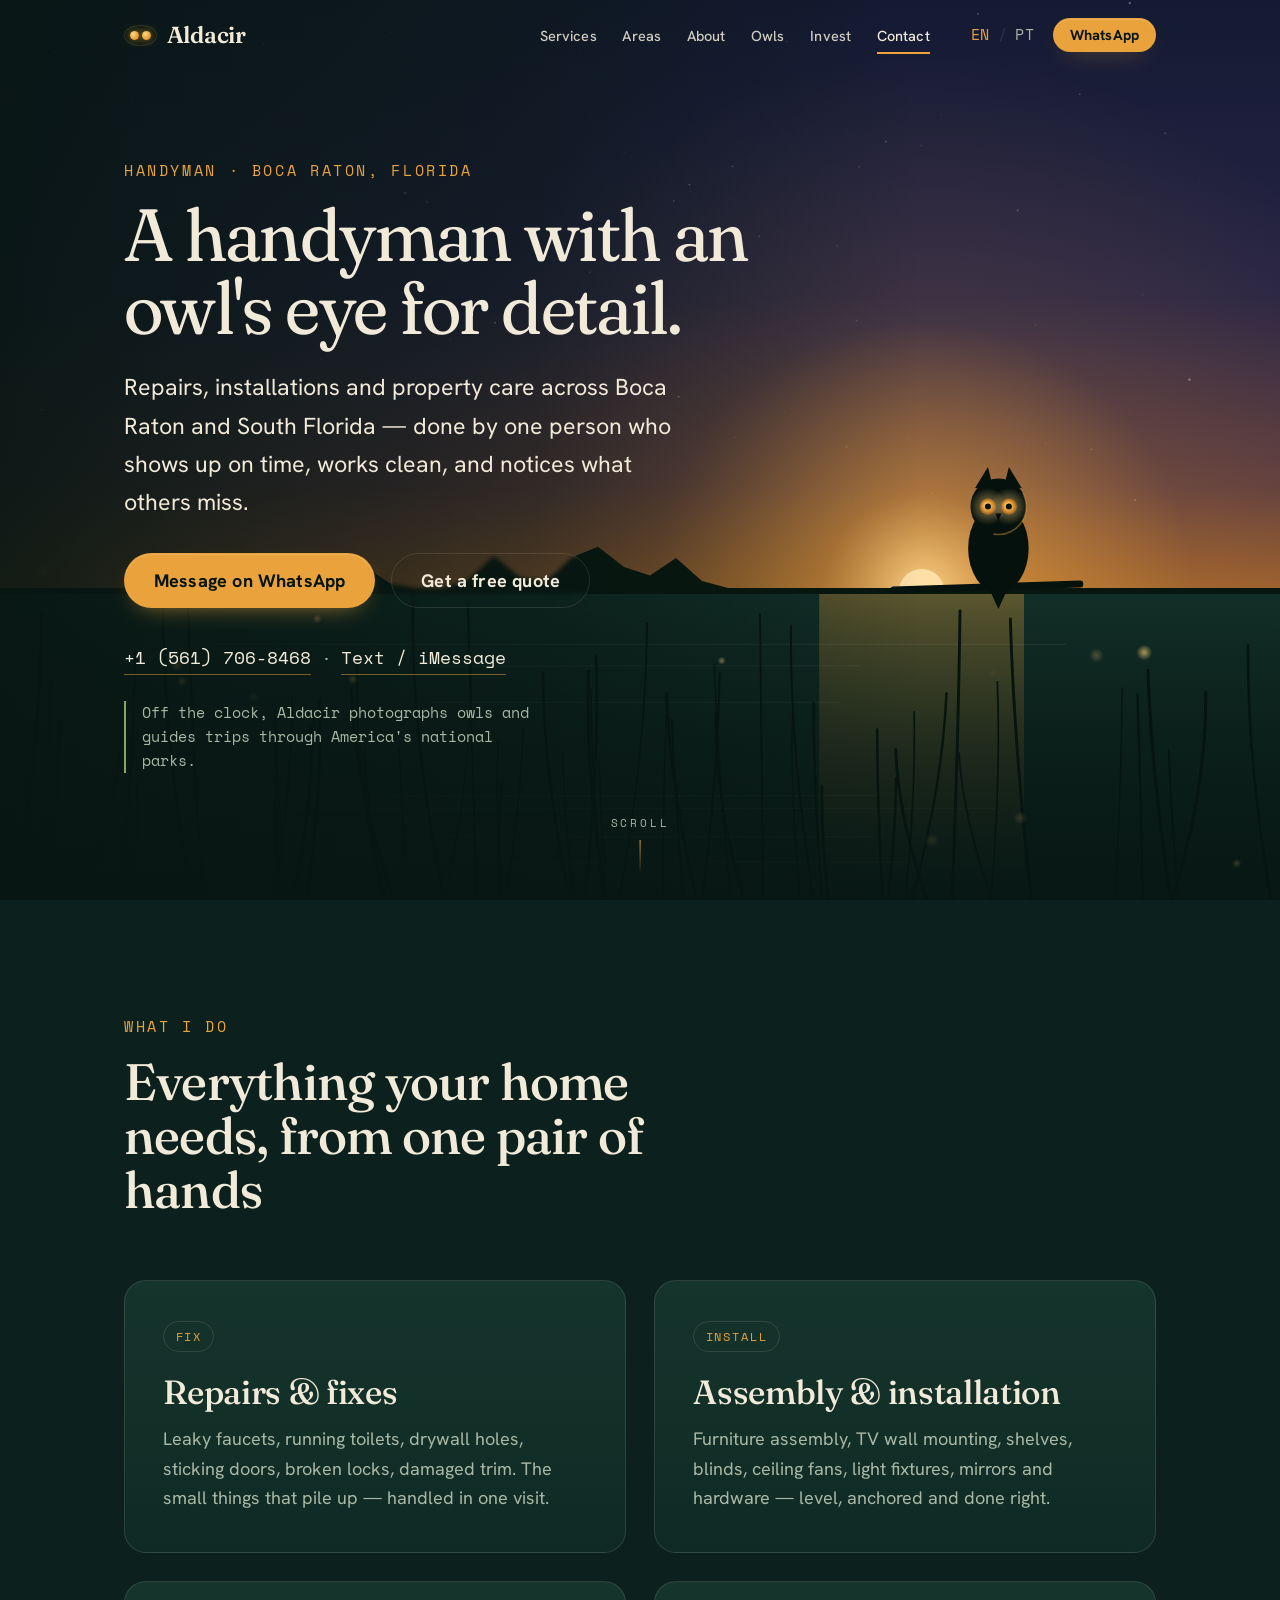
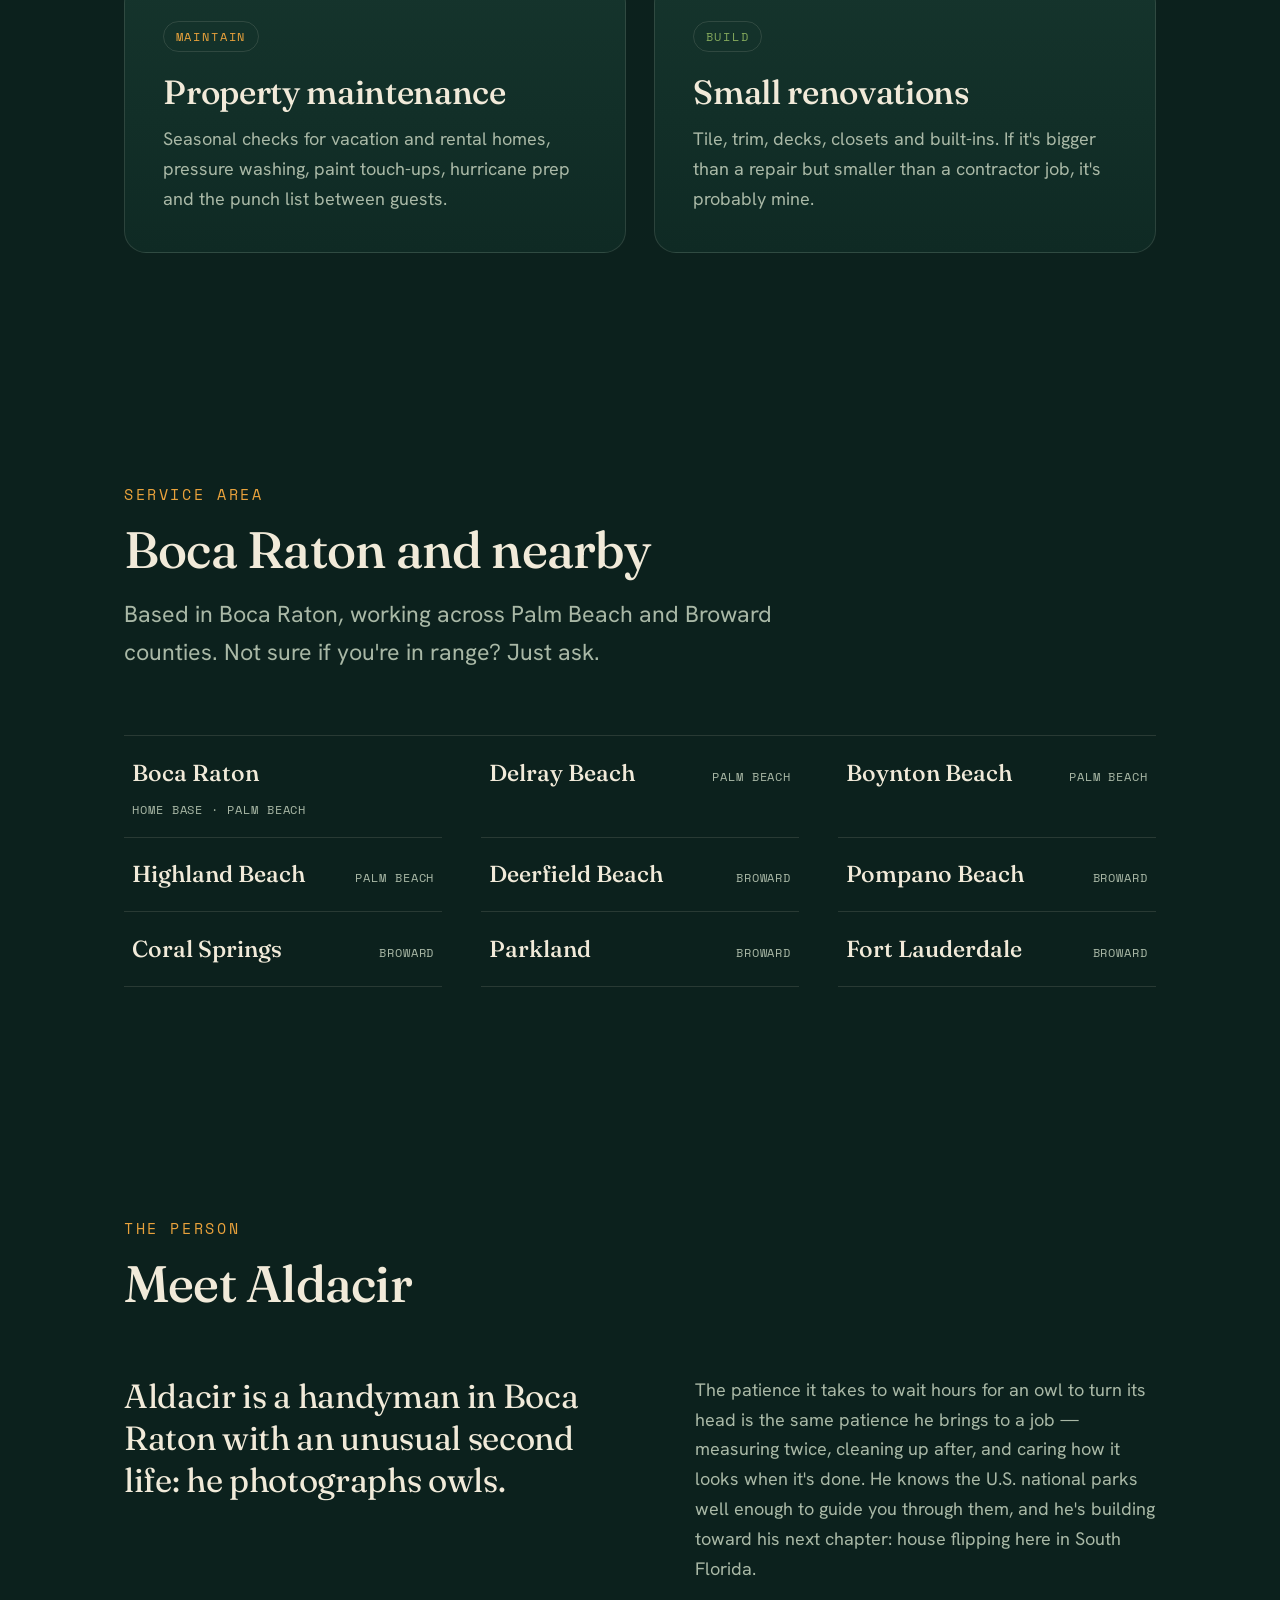
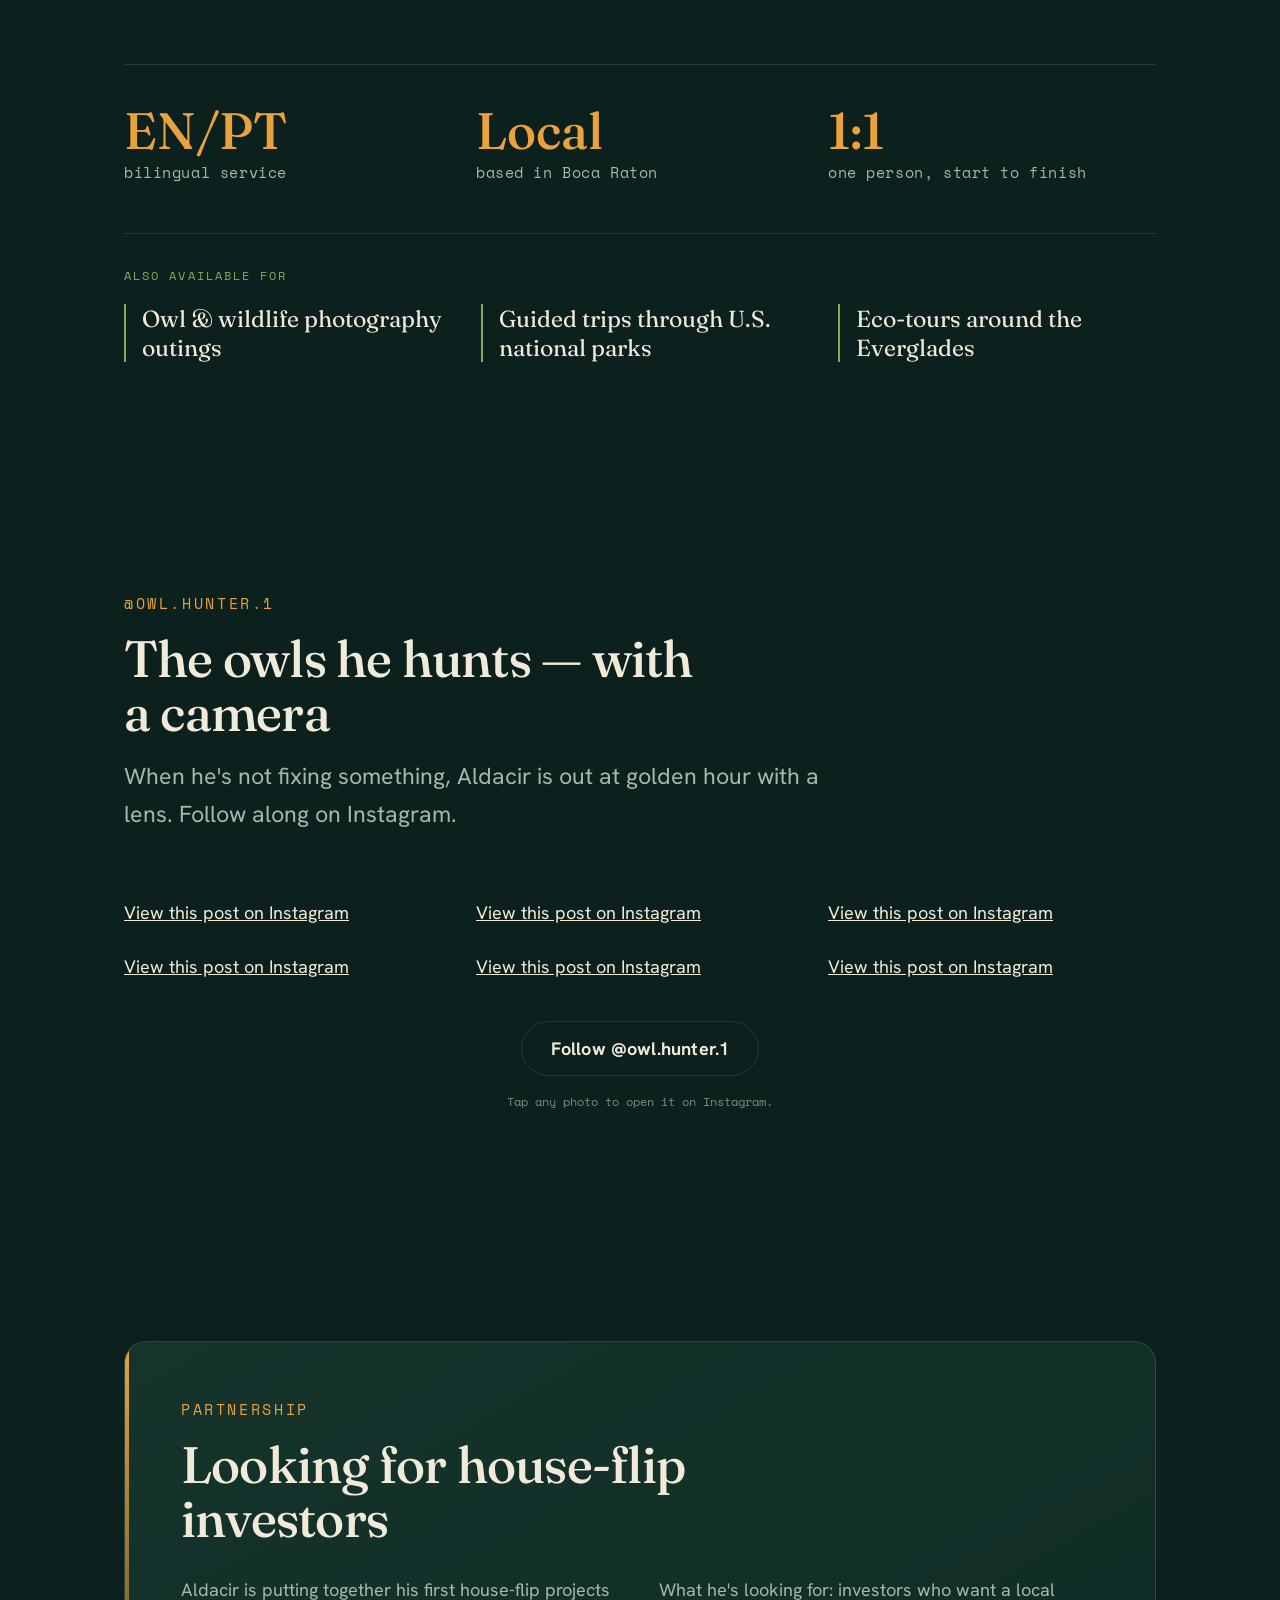
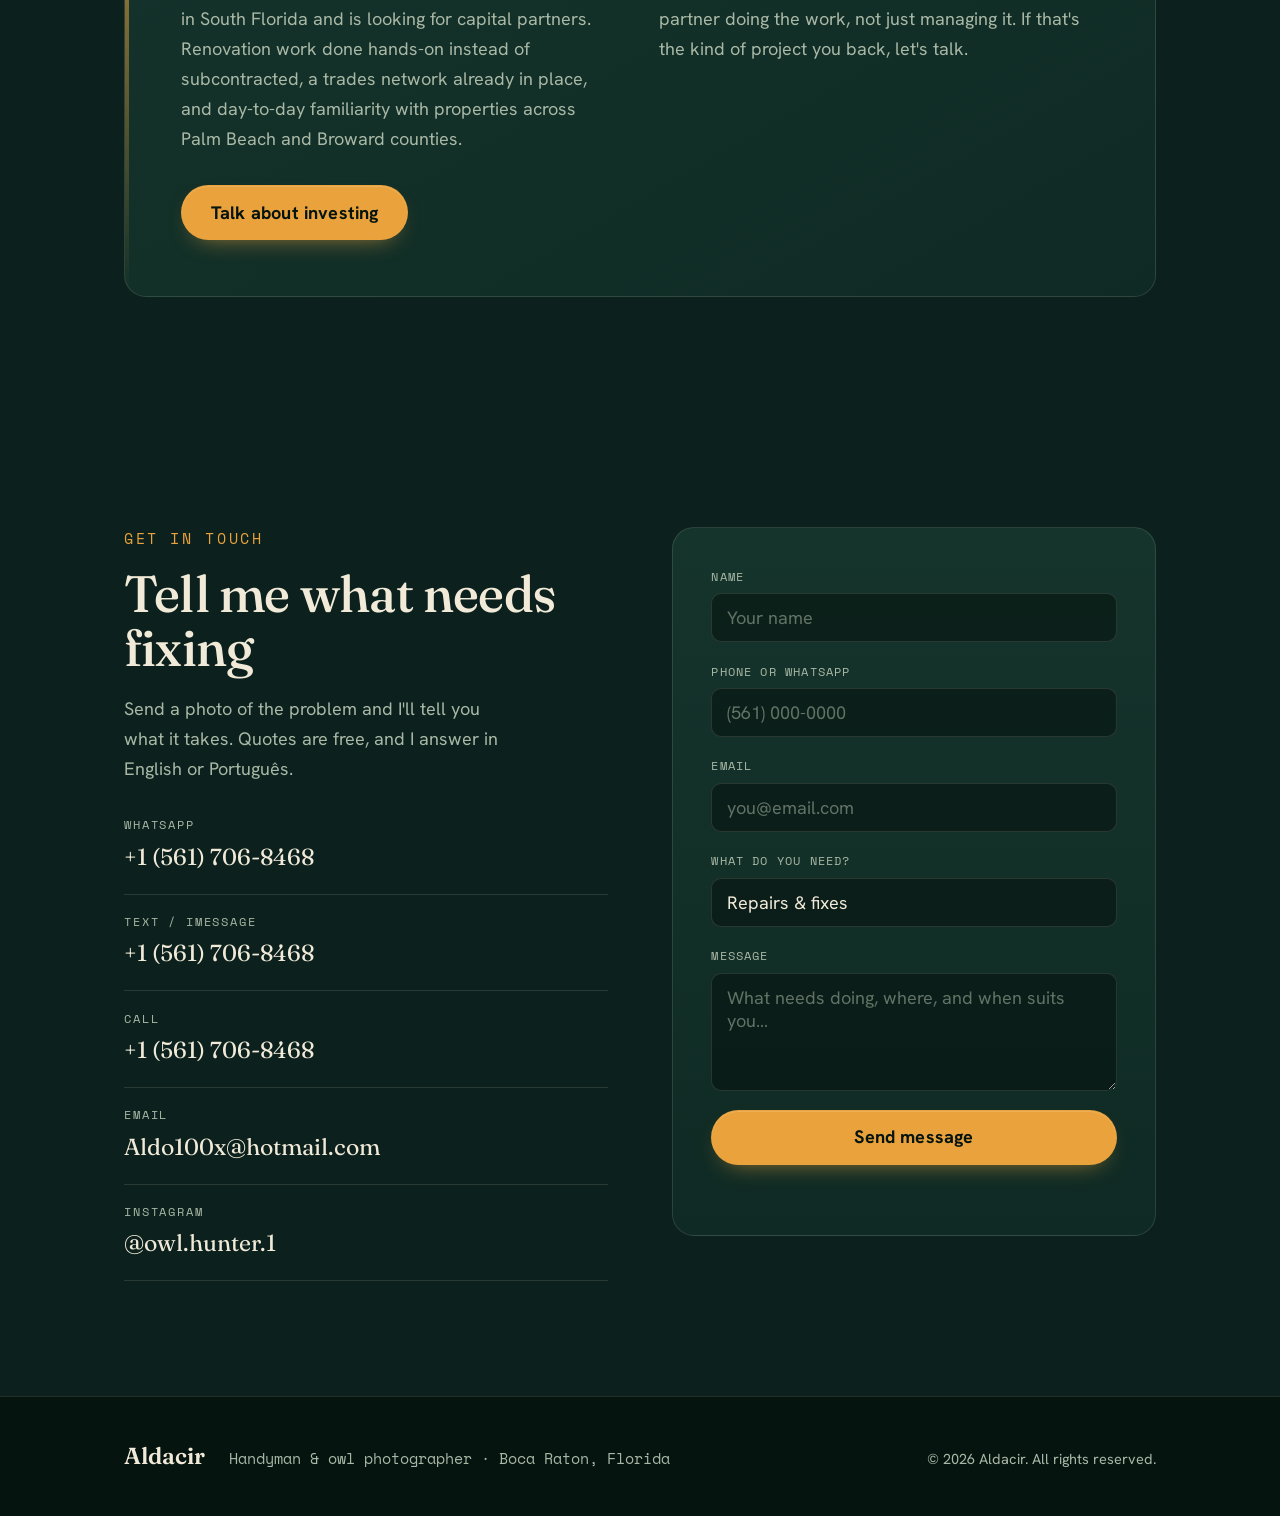
<file: index.html>
<!DOCTYPE html>
<html lang="en">
<head>
  <meta charset="UTF-8" />
  <meta name="viewport" content="width=device-width, initial-scale=1.0" />
  <title>Aldacir — Handyman in Boca Raton, FL | Repairs, Installations & Property Care</title>
  <meta name="description" content="Handyman in Boca Raton, FL: repairs, furniture assembly, TV mounting, installations, property maintenance and small renovations. Bilingual English/Português. Call or WhatsApp +1 (561) 706-8468." />
  <meta name="author" content="Aldacir" />
  <meta name="theme-color" content="#0C211D" />
  <link rel="canonical" href="https://owlhunter.netlify.app/" />
  <meta name="google-site-verification" content="qqz56QGyW4tArjuur0TlH9TRzuJYhXgrEngQ9ItLdjQ" />
  <meta name="geo.region" content="US-FL" />
  <meta name="geo.placename" content="Boca Raton" />
  <meta name="geo.position" content="26.3683;-80.1289" />
  <meta name="ICBM" content="26.3683, -80.1289" />

  <!-- Open Graph / social -->
  <meta property="og:type" content="website" />
  <meta property="og:title" content="Aldacir — Handyman in Boca Raton, FL" />
  <meta property="og:description" content="Repairs, installations and property care across Boca Raton and South Florida — from a handyman with an owl's eye for detail." />
  <meta property="og:image" content="https://owlhunter.netlify.app/social-card.png" />
  <meta property="og:image:width" content="1200" />
  <meta property="og:image:height" content="630" />
  <meta property="og:url" content="https://owlhunter.netlify.app/" />
  <meta property="og:locale" content="en_US" />
  <meta property="og:locale:alternate" content="pt_BR" />
  <meta name="twitter:card" content="summary_large_image" />
  <meta name="twitter:title" content="Aldacir — Handyman in Boca Raton, FL" />
  <meta name="twitter:description" content="Repairs, installations and property care across Boca Raton and South Florida." />
  <meta name="twitter:image" content="https://owlhunter.netlify.app/social-card.png" />

  <!-- Icons -->
  <link rel="icon" type="image/svg+xml" href="/favicon.svg" />
  <link rel="apple-touch-icon" href="/favicon.svg" />
  <link rel="manifest" href="/site.webmanifest" />

  <!-- Fonts -->
  <link rel="preconnect" href="https://fonts.googleapis.com" />
  <link rel="preconnect" href="https://fonts.gstatic.com" crossorigin />
  <link href="https://fonts.googleapis.com/css2?family=Fraunces:ital,opsz,wght@0,9..144,400;0,9..144,500;0,9..144,600;1,9..144,400;1,9..144,500&family=Hanken+Grotesk:wght@400;500;600;700&family=Space+Mono:wght@400;700&display=swap" rel="stylesheet" />

  <link rel="stylesheet" href="style.css" />
  <noscript><style>.reveal{opacity:1 !important;transform:none !important}</style></noscript>
  <script defer src="script.js"></script>

  <!-- Structured data: local handyman business -->
  <script type="application/ld+json">
  {
    "@context": "https://schema.org",
    "@type": "HomeAndConstructionBusiness",
    "@id": "https://owlhunter.netlify.app/#business",
    "name": "Aldacir — Handyman Services",
    "alternateName": "Owl Hunter Handyman",
    "description": "Handyman in Boca Raton, Florida: repairs, assembly, installations, property maintenance and small renovations. Bilingual English and Portuguese.",
    "image": "https://owlhunter.netlify.app/social-card.png",
    "logo": "https://owlhunter.netlify.app/favicon.svg",
    "url": "https://owlhunter.netlify.app/",
    "telephone": "+1-561-706-8468",
    "email": "Aldo100x@hotmail.com",
    "knowsLanguage": ["en", "pt"],
    "sameAs": ["https://instagram.com/owl.hunter.1"],
    "address": {
      "@type": "PostalAddress",
      "addressLocality": "Boca Raton",
      "addressRegion": "FL",
      "addressCountry": "US"
    },
    "geo": { "@type": "GeoCoordinates", "latitude": 26.3683, "longitude": -80.1289 },
    "areaServed": [
      { "@type": "City", "name": "Boca Raton" },
      { "@type": "City", "name": "Delray Beach" },
      { "@type": "City", "name": "Boynton Beach" },
      { "@type": "City", "name": "Highland Beach" },
      { "@type": "City", "name": "Deerfield Beach" },
      { "@type": "City", "name": "Pompano Beach" },
      { "@type": "City", "name": "Coral Springs" },
      { "@type": "City", "name": "Parkland" },
      { "@type": "City", "name": "Fort Lauderdale" }
    ],
    "hasOfferCatalog": {
      "@type": "OfferCatalog",
      "name": "Handyman services",
      "itemListElement": [
        { "@type": "Offer", "itemOffered": { "@type": "Service", "name": "Home repairs and fixes" } },
        { "@type": "Offer", "itemOffered": { "@type": "Service", "name": "Furniture assembly and TV mounting" } },
        { "@type": "Offer", "itemOffered": { "@type": "Service", "name": "Property maintenance and seasonal checks" } },
        { "@type": "Offer", "itemOffered": { "@type": "Service", "name": "Small renovations and custom builds" } },
        { "@type": "Offer", "itemOffered": { "@type": "Service", "name": "Wildlife photography and national park guiding" } }
      ]
    }
  }
  </script>
</head>
<body>
  <a class="skip-link" href="#main" data-lang-en="Skip to content" data-lang-pt="Pular para o conteúdo">Skip to content</a>

  <header class="site-header" id="site-header">
    <nav class="nav" aria-label="Primary">
      <a class="nav__brand" href="#top" aria-label="Aldacir — home">
        <span class="nav__mark" aria-hidden="true">
          <span class="nav__eye"></span><span class="nav__eye"></span>
        </span>
        <span class="nav__name">Aldacir</span>
      </a>

      <button class="nav__toggle" id="nav-toggle" aria-expanded="false" aria-controls="nav-menu"
              data-lang-en-aria="Open menu" data-lang-pt-aria="Abrir menu" aria-label="Open menu">
        <span></span><span></span><span></span>
      </button>

      <div class="nav__menu" id="nav-menu">
        <ul class="nav__links">
          <li><a href="#services" data-lang-en="Services" data-lang-pt="Serviços">Services</a></li>
          <li><a href="#areas" data-lang-en="Areas" data-lang-pt="Áreas">Areas</a></li>
          <li><a href="#about" data-lang-en="About" data-lang-pt="Sobre">About</a></li>
          <li><a href="#gallery" data-lang-en="Owls" data-lang-pt="Corujas">Owls</a></li>
          <li><a href="#invest" data-lang-en="Invest" data-lang-pt="Investir">Invest</a></li>
          <li><a href="#contact" data-lang-en="Contact" data-lang-pt="Contato">Contact</a></li>
        </ul>
        <div class="nav__actions">
          <div class="lang" role="group" aria-label="Language / Idioma">
            <button type="button" class="lang__btn is-active" data-set-lang="en" aria-pressed="true">EN</button>
            <span class="lang__sep" aria-hidden="true">/</span>
            <button type="button" class="lang__btn" data-set-lang="pt" aria-pressed="false">PT</button>
          </div>
          <a class="btn btn--small" href="https://wa.me/15617068468" target="_blank" rel="noopener"
             data-lang-en="WhatsApp" data-lang-pt="WhatsApp">WhatsApp</a>
        </div>
      </div>
    </nav>
  </header>

  <main id="main">
    <span id="top"></span>

    <!-- HERO -->
    <section class="hero" id="hero">
      <canvas class="hero__canvas" id="hero-canvas" aria-hidden="true"></canvas>
      <div class="hero__scrim" aria-hidden="true"></div>
      <div class="hero__inner">
        <p class="eyebrow" data-lang-en="Handyman · Boca Raton, Florida"
           data-lang-pt="Marido de aluguel · Boca Raton, Flórida">Handyman · Boca Raton, Florida</p>
        <h1 class="hero__title" data-lang-en="A handyman with an owl's eye for detail."
            data-lang-pt="Um marido de aluguel com olhar de coruja para os detalhes.">A handyman with an owl's eye for detail.</h1>
        <p class="hero__lead" data-lang-en="Repairs, installations and property care across Boca Raton and South Florida — done by one person who shows up on time, works clean, and notices what others miss."
           data-lang-pt="Reparos, instalações e manutenção de imóveis em Boca Raton e no Sul da Flórida — feitos por uma pessoa só, que chega na hora, trabalha limpo e enxerga o que os outros deixam passar.">Repairs, installations and property care across Boca Raton and South Florida — done by one person who shows up on time, works clean, and notices what others miss.</p>
        <div class="hero__cta">
          <a class="btn" href="https://wa.me/15617068468" target="_blank" rel="noopener"
             data-lang-en="Message on WhatsApp" data-lang-pt="Chamar no WhatsApp">Message on WhatsApp</a>
          <a class="btn btn--ghost" href="#contact" data-lang-en="Get a free quote" data-lang-pt="Pedir orçamento">Get a free quote</a>
        </div>
        <p class="hero__phone">
          <a href="tel:+15617068468">+1 (561) 706-8468</a>
          <span aria-hidden="true">·</span>
          <a href="sms:+15617068468" data-lang-en="Text / iMessage" data-lang-pt="SMS / iMessage">Text / iMessage</a>
        </p>
        <p class="hero__note" data-lang-en="Off the clock, Aldacir photographs owls and guides trips through America's national parks."
           data-lang-pt="Fora do expediente, Aldacir fotografa corujas e guia viagens pelos parques nacionais dos EUA.">Off the clock, Aldacir photographs owls and guides trips through America's national parks.</p>
      </div>
      <a class="hero__scroll" href="#services" aria-hidden="true">
        <span data-lang-en="Scroll" data-lang-pt="Role">Scroll</span>
      </a>
    </section>

    <!-- SERVICES -->
    <section class="section services reveal" id="services">
      <div class="section__head">
        <p class="eyebrow" data-lang-en="What I do" data-lang-pt="O que eu faço">What I do</p>
        <h2 class="section__title" data-lang-en="Everything your home needs, from one pair of hands"
            data-lang-pt="Tudo o que sua casa precisa, de um só par de mãos">Everything your home needs, from one pair of hands</h2>
      </div>
      <div class="cards cards--four">
        <article class="card">
          <span class="card__tag" data-lang-en="Fix" data-lang-pt="Consertar">Fix</span>
          <h3 class="card__title" data-lang-en="Repairs &amp; fixes" data-lang-pt="Reparos e consertos">Repairs &amp; fixes</h3>
          <p class="card__body" data-lang-en="Leaky faucets, running toilets, drywall holes, sticking doors, broken locks, damaged trim. The small things that pile up — handled in one visit."
             data-lang-pt="Torneiras vazando, descargas com defeito, furos em drywall, portas emperradas, fechaduras quebradas, acabamentos danificados. As pequenas coisas que se acumulam — resolvidas numa visita só.">Leaky faucets, running toilets, drywall holes, sticking doors, broken locks, damaged trim. The small things that pile up — handled in one visit.</p>
        </article>
        <article class="card">
          <span class="card__tag" data-lang-en="Install" data-lang-pt="Instalar">Install</span>
          <h3 class="card__title" data-lang-en="Assembly &amp; installation" data-lang-pt="Montagem e instalação">Assembly &amp; installation</h3>
          <p class="card__body" data-lang-en="Furniture assembly, TV wall mounting, shelves, blinds, ceiling fans, light fixtures, mirrors and hardware — level, anchored and done right."
             data-lang-pt="Montagem de móveis, fixação de TV na parede, prateleiras, persianas, ventiladores de teto, luminárias, espelhos e ferragens — no nível, bem fixados e bem-feitos.">Furniture assembly, TV wall mounting, shelves, blinds, ceiling fans, light fixtures, mirrors and hardware — level, anchored and done right.</p>
        </article>
        <article class="card">
          <span class="card__tag" data-lang-en="Maintain" data-lang-pt="Manter">Maintain</span>
          <h3 class="card__title" data-lang-en="Property maintenance" data-lang-pt="Manutenção de imóveis">Property maintenance</h3>
          <p class="card__body" data-lang-en="Seasonal checks for vacation and rental homes, pressure washing, paint touch-ups, hurricane prep and the punch list between guests."
             data-lang-pt="Vistorias de temporada para casas de veraneio e aluguel, lavagem de alta pressão, retoques de pintura, preparação para furacão e os ajustes entre hóspedes.">Seasonal checks for vacation and rental homes, pressure washing, paint touch-ups, hurricane prep and the punch list between guests.</p>
        </article>
        <article class="card">
          <span class="card__tag card__tag--alt" data-lang-en="Build" data-lang-pt="Construir">Build</span>
          <h3 class="card__title" data-lang-en="Small renovations" data-lang-pt="Pequenas reformas">Small renovations</h3>
          <p class="card__body" data-lang-en="Tile, trim, decks, closets and built-ins. If it's bigger than a repair but smaller than a contractor job, it's probably mine."
             data-lang-pt="Azulejos, acabamentos, decks, closets e marcenaria sob medida. Se é maior que um reparo e menor que uma obra, provavelmente é comigo.">Tile, trim, decks, closets and built-ins. If it's bigger than a repair but smaller than a contractor job, it's probably mine.</p>
        </article>
      </div>
    </section>

    <!-- SERVICE AREA -->
    <section class="section areas reveal" id="areas">
      <div class="section__head">
        <p class="eyebrow" data-lang-en="Service area" data-lang-pt="Área de atendimento">Service area</p>
        <h2 class="section__title" data-lang-en="Boca Raton and nearby" data-lang-pt="Boca Raton e região">Boca Raton and nearby</h2>
        <p class="section__sub" data-lang-en="Based in Boca Raton, working across Palm Beach and Broward counties. Not sure if you're in range? Just ask."
           data-lang-pt="Com base em Boca Raton, atendendo nos condados de Palm Beach e Broward. Não sabe se está na área? É só perguntar.">Based in Boca Raton, working across Palm Beach and Broward counties. Not sure if you're in range? Just ask.</p>
      </div>
      <ul class="areas-list">
        <li class="area">
          <span class="area__city">Boca Raton</span>
          <span class="area__meta" data-lang-en="Home base · Palm Beach" data-lang-pt="Base · Palm Beach">Home base · Palm Beach</span>
        </li>
        <li class="area">
          <span class="area__city">Delray Beach</span>
          <span class="area__meta">Palm Beach</span>
        </li>
        <li class="area">
          <span class="area__city">Boynton Beach</span>
          <span class="area__meta">Palm Beach</span>
        </li>
        <li class="area">
          <span class="area__city">Highland Beach</span>
          <span class="area__meta">Palm Beach</span>
        </li>
        <li class="area">
          <span class="area__city">Deerfield Beach</span>
          <span class="area__meta">Broward</span>
        </li>
        <li class="area">
          <span class="area__city">Pompano Beach</span>
          <span class="area__meta">Broward</span>
        </li>
        <li class="area">
          <span class="area__city">Coral Springs</span>
          <span class="area__meta">Broward</span>
        </li>
        <li class="area">
          <span class="area__city">Parkland</span>
          <span class="area__meta">Broward</span>
        </li>
        <li class="area">
          <span class="area__city">Fort Lauderdale</span>
          <span class="area__meta">Broward</span>
        </li>
      </ul>
    </section>

    <!-- ABOUT -->
    <section class="section about reveal" id="about">
      <div class="section__head">
        <p class="eyebrow" data-lang-en="The person" data-lang-pt="Quem é">The person</p>
        <h2 class="section__title" data-lang-en="Meet Aldacir" data-lang-pt="Conheça Aldacir">Meet Aldacir</h2>
      </div>
      <div class="about__grid">
        <p class="about__lead" data-lang-en="Aldacir is a handyman in Boca Raton with an unusual second life: he photographs owls."
           data-lang-pt="Aldacir é um marido de aluguel em Boca Raton com uma segunda vida incomum: ele fotografa corujas.">Aldacir is a handyman in Boca Raton with an unusual second life: he photographs owls.</p>
        <p class="about__body" data-lang-en="The patience it takes to wait hours for an owl to turn its head is the same patience he brings to a job — measuring twice, cleaning up after, and caring how it looks when it's done. He knows the U.S. national parks well enough to guide you through them, and he's building toward his next chapter: house flipping here in South Florida."
           data-lang-pt="A paciência de esperar horas até uma coruja virar a cabeça é a mesma que ele leva para o trabalho — medir duas vezes, limpar depois e se importar com o resultado. Ele conhece os parques nacionais dos EUA bem o bastante para te guiar por eles, e está construindo seu próximo capítulo: house flipping aqui no Sul da Flórida.">The patience it takes to wait hours for an owl to turn its head is the same patience he brings to a job — measuring twice, cleaning up after, and caring how it looks when it's done. He knows the U.S. national parks well enough to guide you through them, and he's building toward his next chapter: house flipping here in South Florida.</p>
        <ul class="about__stats">
          <li>
            <span class="stat__num">EN/PT</span>
            <span class="stat__label" data-lang-en="bilingual service" data-lang-pt="atendimento bilíngue">bilingual service</span>
          </li>
          <li>
            <span class="stat__num" data-lang-en="Local" data-lang-pt="Local">Local</span>
            <span class="stat__label" data-lang-en="based in Boca Raton" data-lang-pt="com base em Boca Raton">based in Boca Raton</span>
          </li>
          <li>
            <span class="stat__num">1:1</span>
            <span class="stat__label" data-lang-en="one person, start to finish" data-lang-pt="uma pessoa, do início ao fim">one person, start to finish</span>
          </li>
        </ul>
      </div>

      <div class="also">
        <p class="also__head" data-lang-en="Also available for" data-lang-pt="Também disponível para">Also available for</p>
        <ul class="also__list">
          <li data-lang-en="Owl &amp; wildlife photography outings" data-lang-pt="Saídas de fotografia de corujas e vida selvagem">Owl &amp; wildlife photography outings</li>
          <li data-lang-en="Guided trips through U.S. national parks" data-lang-pt="Viagens guiadas pelos parques nacionais dos EUA">Guided trips through U.S. national parks</li>
          <li data-lang-en="Eco-tours around the Everglades" data-lang-pt="Eco-tours pelos Everglades">Eco-tours around the Everglades</li>
        </ul>
      </div>
    </section>

    <!-- GALLERY -->
    <section class="section gallery reveal" id="gallery">
      <div class="section__head">
        <p class="eyebrow">@owl.hunter.1</p>
        <h2 class="section__title" data-lang-en="The owls he hunts — with a camera"
            data-lang-pt="As corujas que ele caça — com a câmera">The owls he hunts — with a camera</h2>
        <p class="section__sub" data-lang-en="When he's not fixing something, Aldacir is out at golden hour with a lens. Follow along on Instagram."
           data-lang-pt="Quando não está consertando algo, Aldacir está na hora dourada com a lente. Acompanhe no Instagram.">When he's not fixing something, Aldacir is out at golden hour with a lens. Follow along on Instagram.</p>
      </div>
      <!-- Live @owl.hunter.1 posts. Permalinks are configured in script.js (the
           `posts` array in initInstagram); when present, the official Instagram
           embeds replace the placeholder plates below. -->
      <div id="ig-feed" class="ig-embeds" hidden></div>
      <div class="plates" id="plates">
        <figure class="plate plate--owl">
          <div class="plate__art" aria-hidden="true"></div>
          <figcaption>
            <span class="plate__label" data-lang-en="Owl at dusk" data-lang-pt="Coruja ao entardecer">Owl at dusk</span>
            <span class="plate__meta">Everglades · 18:42</span>
          </figcaption>
        </figure>
        <figure class="plate plate--reeds">
          <div class="plate__art" aria-hidden="true"></div>
          <figcaption>
            <span class="plate__label" data-lang-en="Sawgrass &amp; sky" data-lang-pt="Capim-serra &amp; céu">Sawgrass &amp; sky</span>
            <span class="plate__meta">Loxahatchee · 07:15</span>
          </figcaption>
        </figure>
        <figure class="plate plate--water">
          <div class="plate__art" aria-hidden="true"></div>
          <figcaption>
            <span class="plate__label" data-lang-en="Spoonbill water" data-lang-pt="Águas do colhereiro">Spoonbill water</span>
            <span class="plate__meta">Wakodahatchee · 17:50</span>
          </figcaption>
        </figure>
        <figure class="plate plate--moon">
          <div class="plate__art" aria-hidden="true"></div>
          <figcaption>
            <span class="plate__label" data-lang-en="Moonrise hunt" data-lang-pt="Caça ao luar">Moonrise hunt</span>
            <span class="plate__meta">Big Cypress · 20:10</span>
          </figcaption>
        </figure>
      </div>
      <div class="gallery__cta">
        <a class="btn btn--ghost" href="https://instagram.com/owl.hunter.1" target="_blank" rel="noopener"
           data-lang-en="Follow @owl.hunter.1" data-lang-pt="Seguir @owl.hunter.1">Follow @owl.hunter.1</a>
        <p class="gallery__hint" data-lang-en="Tap any photo to open it on Instagram."
           data-lang-pt="Toque em qualquer foto para abrir no Instagram.">Tap any photo to open it on Instagram.</p>
      </div>
    </section>

    <!-- INVESTORS / HOUSE FLIP -->
    <section class="section invest reveal" id="invest">
      <div class="invest__panel">
        <p class="eyebrow" data-lang-en="Partnership" data-lang-pt="Parceria">Partnership</p>
        <h2 class="section__title" data-lang-en="Looking for house-flip investors"
            data-lang-pt="Buscando investidores para house flip">Looking for house-flip investors</h2>
        <div class="invest__cols">
          <p class="invest__body" data-lang-en="Aldacir is putting together his first house-flip projects in South Florida and is looking for capital partners. Renovation work done hands-on instead of subcontracted, a trades network already in place, and day-to-day familiarity with properties across Palm Beach and Broward counties."
             data-lang-pt="Aldacir está montando seus primeiros projetos de house flip no Sul da Flórida e procura parceiros investidores. Reforma executada à mão em vez de terceirizada, uma rede de profissionais já formada e familiaridade diária com imóveis nos condados de Palm Beach e Broward.">Aldacir is putting together his first house-flip projects in South Florida and is looking for capital partners. Renovation work done hands-on instead of subcontracted, a trades network already in place, and day-to-day familiarity with properties across Palm Beach and Broward counties.</p>
          <p class="invest__body" data-lang-en="What he's looking for: investors who want a local partner doing the work, not just managing it. If that's the kind of project you back, let's talk."
             data-lang-pt="O que ele busca: investidores que queiram um parceiro local executando a obra, não apenas administrando. Se é esse o tipo de projeto que você apoia, vamos conversar.">What he's looking for: investors who want a local partner doing the work, not just managing it. If that's the kind of project you back, let's talk.</p>
        </div>
        <a class="btn" href="#contact" data-lang-en="Talk about investing" data-lang-pt="Conversar sobre investimento">Talk about investing</a>
      </div>
    </section>

    <!-- CONTACT -->
    <section class="section contact reveal" id="contact">
      <div class="contact__grid">
        <div class="contact__intro">
          <p class="eyebrow" data-lang-en="Get in touch" data-lang-pt="Fale comigo">Get in touch</p>
          <h2 class="section__title" data-lang-en="Tell me what needs fixing"
              data-lang-pt="Conte o que precisa ser resolvido">Tell me what needs fixing</h2>
          <p class="contact__lead" data-lang-en="Send a photo of the problem and I'll tell you what it takes. Quotes are free, and I answer in English or Português."
             data-lang-pt="Mande uma foto do problema que eu digo o que é preciso. Orçamento é grátis, e atendo em português ou inglês.">Send a photo of the problem and I'll tell you what it takes. Quotes are free, and I answer in English or Português.</p>
          <ul class="contact__direct">
            <li>
              <span class="contact__k">WhatsApp</span>
              <a class="contact__v" href="https://wa.me/15617068468" target="_blank" rel="noopener">+1 (561) 706-8468</a>
            </li>
            <li>
              <span class="contact__k" data-lang-en="Text / iMessage" data-lang-pt="SMS / iMessage">Text / iMessage</span>
              <a class="contact__v" href="sms:+15617068468">+1 (561) 706-8468</a>
            </li>
            <li>
              <span class="contact__k" data-lang-en="Call" data-lang-pt="Ligar">Call</span>
              <a class="contact__v" href="tel:+15617068468">+1 (561) 706-8468</a>
            </li>
            <li>
              <span class="contact__k" data-lang-en="Email" data-lang-pt="E-mail">Email</span>
              <a class="contact__v" href="mailto:Aldo100x@hotmail.com">Aldo100x@hotmail.com</a>
            </li>
            <li>
              <span class="contact__k">Instagram</span>
              <a class="contact__v" href="https://instagram.com/owl.hunter.1" target="_blank" rel="noopener">@owl.hunter.1</a>
            </li>
          </ul>
        </div>

        <form class="contact__form" name="contact" method="POST" data-netlify="true" netlify-honeypot="bot-field" id="contact-form">
          <input type="hidden" name="form-name" value="contact" />
          <p class="hidden-field" aria-hidden="true">
            <label>Don't fill this out: <input name="bot-field" tabindex="-1" autocomplete="off" /></label>
          </p>

          <div class="field">
            <label for="name" data-lang-en="Name" data-lang-pt="Nome">Name</label>
            <input type="text" id="name" name="name" required autocomplete="name"
                   data-lang-en-ph="Your name" data-lang-pt-ph="Seu nome" placeholder="Your name" />
          </div>

          <div class="field">
            <label for="phone" data-lang-en="Phone or WhatsApp" data-lang-pt="Telefone ou WhatsApp">Phone or WhatsApp</label>
            <input type="tel" id="phone" name="phone" autocomplete="tel"
                   data-lang-en-ph="(561) 000-0000" data-lang-pt-ph="(561) 000-0000" placeholder="(561) 000-0000" />
          </div>

          <div class="field">
            <label for="email" data-lang-en="Email" data-lang-pt="E-mail">Email</label>
            <input type="email" id="email" name="email" required autocomplete="email"
                   data-lang-en-ph="you@email.com" data-lang-pt-ph="voce@email.com" placeholder="you@email.com" />
          </div>

          <div class="field">
            <label for="interest" data-lang-en="What do you need?" data-lang-pt="Do que você precisa?">What do you need?</label>
            <select id="interest" name="interest">
              <option value="repair" data-lang-en="Repairs &amp; fixes" data-lang-pt="Reparos e consertos">Repairs &amp; fixes</option>
              <option value="install" data-lang-en="Assembly &amp; installation" data-lang-pt="Montagem e instalação">Assembly &amp; installation</option>
              <option value="maintenance" data-lang-en="Property maintenance" data-lang-pt="Manutenção de imóveis">Property maintenance</option>
              <option value="renovation" data-lang-en="Small renovation" data-lang-pt="Pequena reforma">Small renovation</option>
              <option value="photo-tour" data-lang-en="Photography outing or park trip" data-lang-pt="Saída fotográfica ou viagem a parques">Photography outing or park trip</option>
              <option value="investment" data-lang-en="House-flip investment" data-lang-pt="Investimento em house flip">House-flip investment</option>
              <option value="other" data-lang-en="Something else" data-lang-pt="Outro assunto">Something else</option>
            </select>
          </div>

          <div class="field">
            <label for="message" data-lang-en="Message" data-lang-pt="Mensagem">Message</label>
            <textarea id="message" name="message" rows="4" required
                      data-lang-en-ph="What needs doing, where, and when suits you…"
                      data-lang-pt-ph="O que precisa ser feito, onde e qual o melhor horário…"
                      placeholder="What needs doing, where, and when suits you…"></textarea>
          </div>

          <button type="submit" class="btn btn--full" data-lang-en="Send message" data-lang-pt="Enviar mensagem">Send message</button>
          <p class="form-status" id="form-status" role="status" aria-live="polite"></p>
        </form>
      </div>
    </section>
  </main>

  <footer class="site-footer">
    <div class="site-footer__inner">
      <span class="footer__brand">Aldacir</span>
      <p class="footer__line" data-lang-en="Handyman &amp; owl photographer · Boca Raton, Florida"
         data-lang-pt="Marido de aluguel &amp; fotógrafo de corujas · Boca Raton, Flórida">Handyman &amp; owl photographer · Boca Raton, Florida</p>
      <p class="footer__copy">&copy; <span id="year"></span> Aldacir. <span data-lang-en="All rights reserved." data-lang-pt="Todos os direitos reservados.">All rights reserved.</span></p>
    </div>
  </footer>
</body>
</html>
</file>
<file: style.css>
/* =========================================================
   Aldacir — Nature Guide & Handyman
   Design system: "Everglades twilight" / naturalist field notes
   ========================================================= */

:root {
  /* Palette — wetland dusk */
  --ground:    #0C211D;   /* deep twilight teal-green (water at dusk) */
  --ground-2:  #0F2A24;   /* surface */
  --ground-3:  #15342C;   /* raised card */
  --ink:       #061410;   /* near-black teal (silhouettes, deep shade) */
  --text:      #F1EAD9;   /* warm sand / field-notebook paper */
  --muted:     #A9B8A6;   /* sage grey */
  --accent:    #E9A23C;   /* amber — owl eye, last light */
  --accent-2:  #84A95C;   /* sawgrass green */
  --accent-deep: #C77E22; /* amber, pressed */

  --line:      rgba(241, 234, 217, 0.12);
  --line-soft: rgba(241, 234, 217, 0.07);

  --font-display: "Fraunces", Georgia, "Times New Roman", serif;
  --font-body:    "Hanken Grotesk", system-ui, -apple-system, "Segoe UI", sans-serif;
  --font-mono:    "Space Mono", ui-monospace, "SFMono-Regular", Menlo, monospace;

  /* Fluid type scale */
  --step--1: clamp(0.82rem, 0.79rem + 0.15vw, 0.92rem);
  --step-0:  clamp(1rem, 0.95rem + 0.25vw, 1.13rem);
  --step-1:  clamp(1.2rem, 1.1rem + 0.5vw, 1.45rem);
  --step-2:  clamp(1.5rem, 1.3rem + 1vw, 2.1rem);
  --step-3:  clamp(2rem, 1.6rem + 2vw, 3.2rem);
  --step-4:  clamp(2.6rem, 1.9rem + 3.4vw, 5rem);

  --maxw: 1160px;
  --pad: clamp(1.25rem, 5vw, 4rem);
  --radius: 14px;
  --radius-lg: 22px;

  --ease: cubic-bezier(0.22, 1, 0.36, 1);
}

/* ---------- Reset ---------- */
*,
*::before,
*::after { box-sizing: border-box; }

* { margin: 0; padding: 0; }

html {
  scroll-behavior: smooth;
  -webkit-text-size-adjust: 100%;
}

body {
  font-family: var(--font-body);
  font-size: var(--step-0);
  line-height: 1.65;
  color: var(--text);
  background-color: var(--ground);
  -webkit-font-smoothing: antialiased;
  text-rendering: optimizeLegibility;
  overflow-x: hidden;
}

img { max-width: 100%; display: block; }

a { color: inherit; }

::selection {
  background: var(--accent);
  color: var(--ink);
}

:focus-visible {
  outline: 2px solid var(--accent);
  outline-offset: 3px;
  border-radius: 4px;
}

.skip-link {
  position: absolute;
  left: 50%;
  top: -120%;
  transform: translateX(-50%);
  background: var(--accent);
  color: var(--ink);
  padding: 0.6rem 1rem;
  border-radius: 0 0 10px 10px;
  font-family: var(--font-mono);
  font-size: var(--step--1);
  z-index: 100;
  transition: top 0.2s var(--ease);
}
.skip-link:focus { top: 0; }

/* ---------- Shared type helpers ---------- */
.eyebrow {
  font-family: var(--font-mono);
  font-size: var(--step--1);
  letter-spacing: 0.18em;
  text-transform: uppercase;
  color: var(--accent);
  margin-bottom: 1rem;
}

.section__title {
  font-family: var(--font-display);
  font-weight: 500;
  font-optical-sizing: auto;
  font-size: var(--step-3);
  line-height: 1.05;
  letter-spacing: -0.015em;
  color: var(--text);
  max-width: 18ch;
}

.section__sub {
  color: var(--muted);
  max-width: 56ch;
  margin-top: 1.1rem;
  font-size: var(--step-1);
}

/* ---------- Buttons ---------- */
.btn {
  --btn-bg: var(--accent);
  --btn-fg: var(--ink);
  display: inline-flex;
  align-items: center;
  justify-content: center;
  gap: 0.5em;
  font-family: var(--font-body);
  font-weight: 700;
  font-size: var(--step-0);
  letter-spacing: 0.01em;
  line-height: 1;
  padding: 0.95em 1.6em;
  border: 1px solid transparent;
  border-radius: 999px;
  background: var(--btn-bg);
  color: var(--btn-fg);
  text-decoration: none;
  cursor: pointer;
  transition: transform 0.25s var(--ease), background-color 0.25s var(--ease),
              box-shadow 0.25s var(--ease), border-color 0.25s var(--ease);
  box-shadow: 0 1px 0 rgba(255, 255, 255, 0.15) inset,
              0 10px 24px -14px rgba(233, 162, 60, 0.8);
}
.btn:hover {
  background: var(--accent-deep);
  transform: translateY(-2px);
  box-shadow: 0 1px 0 rgba(255, 255, 255, 0.18) inset,
              0 16px 30px -14px rgba(233, 162, 60, 0.95);
}
.btn:active { transform: translateY(0); }

.btn--ghost {
  --btn-bg: transparent;
  --btn-fg: var(--text);
  border-color: var(--line);
  box-shadow: none;
  backdrop-filter: blur(2px);
}
.btn--ghost:hover {
  --btn-bg: rgba(241, 234, 217, 0.06);
  border-color: var(--accent);
  transform: translateY(-2px);
  box-shadow: none;
}

.btn--small { padding: 0.6em 1.1em; font-size: var(--step--1); }
.btn--full { width: 100%; }

/* ---------- Header / nav ---------- */
.site-header {
  position: fixed;
  inset: 0 0 auto 0;
  z-index: 50;
  transition: background-color 0.3s var(--ease), border-color 0.3s var(--ease),
              backdrop-filter 0.3s var(--ease);
  border-bottom: 1px solid transparent;
}
.site-header.is-scrolled {
  background: rgba(8, 24, 21, 0.82);
  backdrop-filter: blur(12px) saturate(1.2);
  border-bottom-color: var(--line);
}

.nav {
  display: flex;
  align-items: center;
  justify-content: space-between;
  gap: 1rem;
  max-width: var(--maxw);
  margin: 0 auto;
  padding: 1rem var(--pad);
}

.nav__brand {
  display: inline-flex;
  align-items: center;
  gap: 0.6rem;
  text-decoration: none;
  font-family: var(--font-display);
  font-weight: 600;
  font-size: var(--step-1);
  letter-spacing: -0.01em;
  color: var(--text);
}
.nav__mark {
  display: inline-flex;
  gap: 3px;
  padding: 5px;
  border: 1px solid var(--line);
  border-radius: 50%;
  background: var(--ink);
}
.nav__eye {
  width: 9px;
  height: 9px;
  border-radius: 50%;
  background: radial-gradient(circle at 35% 35%, #ffd98a, var(--accent) 55%, var(--accent-deep));
  box-shadow: 0 0 8px rgba(233, 162, 60, 0.8);
  animation: blink 5.5s infinite var(--ease);
}
.nav__eye:nth-child(2) { animation-delay: 0.06s; }
@keyframes blink {
  0%, 92%, 100% { transform: scaleY(1); }
  95% { transform: scaleY(0.1); }
}

.nav__menu {
  display: flex;
  align-items: center;
  gap: clamp(1rem, 3vw, 2.5rem);
}
.nav__links {
  display: flex;
  align-items: center;
  gap: clamp(0.8rem, 2vw, 1.8rem);
  list-style: none;
}
.nav__links a {
  text-decoration: none;
  color: var(--text);
  font-size: var(--step--1);
  font-weight: 500;
  letter-spacing: 0.01em;
  padding: 0.4rem 0;
  position: relative;
  opacity: 0.86;
  transition: opacity 0.2s var(--ease);
}
.nav__links a::after {
  content: "";
  position: absolute;
  left: 0; bottom: -2px;
  width: 100%; height: 1.5px;
  background: var(--accent);
  transform: scaleX(0);
  transform-origin: left;
  transition: transform 0.28s var(--ease);
}
.nav__links a:hover,
.nav__links a.is-active { opacity: 1; }
.nav__links a:hover::after,
.nav__links a.is-active::after { transform: scaleX(1); }

.nav__actions {
  display: flex;
  align-items: center;
  gap: 1rem;
}

.lang {
  display: inline-flex;
  align-items: center;
  gap: 0.35rem;
  font-family: var(--font-mono);
  font-size: var(--step--1);
}
.lang__btn {
  background: none;
  border: none;
  color: var(--muted);
  cursor: pointer;
  font: inherit;
  letter-spacing: 0.05em;
  padding: 0.2rem 0.15rem;
  transition: color 0.2s var(--ease);
}
.lang__btn.is-active { color: var(--accent); }
.lang__btn:hover { color: var(--text); }
.lang__sep { color: var(--line); }

.nav__toggle {
  display: none;
  flex-direction: column;
  gap: 5px;
  background: none;
  border: none;
  cursor: pointer;
  padding: 8px;
}
.nav__toggle span {
  width: 26px; height: 2px;
  background: var(--text);
  border-radius: 2px;
  transition: transform 0.3s var(--ease), opacity 0.3s var(--ease);
}
.nav__toggle[aria-expanded="true"] span:nth-child(1) { transform: translateY(7px) rotate(45deg); }
.nav__toggle[aria-expanded="true"] span:nth-child(2) { opacity: 0; }
.nav__toggle[aria-expanded="true"] span:nth-child(3) { transform: translateY(-7px) rotate(-45deg); }

/* ---------- Layout primitive ---------- */
.section {
  max-width: var(--maxw);
  margin: 0 auto;
  padding: clamp(4rem, 9vw, 8rem) var(--pad);
}
.section__head { margin-bottom: clamp(2.5rem, 5vw, 4rem); }

/* ---------- Hero ---------- */
.hero {
  position: relative;
  min-height: 100vh;
  min-height: 100svh;
  display: flex;
  align-items: center;
  overflow: hidden;
  background: var(--ground);
}
.hero__canvas {
  position: absolute;
  inset: 0;
  width: 100%;
  height: 100%;
  z-index: 0;
}
.hero__scrim {
  position: absolute;
  inset: 0;
  z-index: 1;
  background:
    linear-gradient(90deg, rgba(8, 22, 19, 0.92) 0%, rgba(8, 22, 19, 0.55) 42%, rgba(8, 22, 19, 0) 72%),
    linear-gradient(0deg, rgba(8, 22, 19, 0.85) 0%, rgba(8, 22, 19, 0) 35%);
  pointer-events: none;
}
.hero__inner {
  position: relative;
  z-index: 2;
  max-width: var(--maxw);
  width: 100%;
  margin: 0 auto;
  padding: 7rem var(--pad) 5rem;
}
.hero__title {
  font-family: var(--font-display);
  font-weight: 400;
  font-optical-sizing: auto;
  font-variation-settings: "SOFT" 60, "WONK" 1;
  font-size: var(--step-4);
  line-height: 0.98;
  letter-spacing: -0.022em;
  max-width: 16ch;
  margin-bottom: 1.5rem;
  text-wrap: balance;
}
.hero__lead {
  font-size: var(--step-1);
  color: var(--text);
  max-width: 44ch;
  margin-bottom: 2rem;
}
.hero__cta {
  display: flex;
  flex-wrap: wrap;
  gap: 1rem;
  margin-bottom: 2.2rem;
}
.hero__phone {
  display: flex;
  flex-wrap: wrap;
  align-items: center;
  gap: 0.6rem;
  font-family: var(--font-mono);
  font-size: var(--step-0);
  margin-bottom: 1.6rem;
}
.hero__phone a {
  color: var(--text);
  text-decoration: none;
  border-bottom: 1px solid rgba(233, 162, 60, 0.5);
  padding-bottom: 1px;
  transition: color 0.2s var(--ease), border-color 0.2s var(--ease);
}
.hero__phone a:hover { color: var(--accent); border-color: var(--accent); }
.hero__phone span { color: var(--muted); }

.hero__note {
  font-family: var(--font-mono);
  font-size: var(--step--1);
  color: var(--muted);
  max-width: 46ch;
  padding-left: 1rem;
  border-left: 2px solid var(--accent-2);
}
.hero__scroll {
  position: absolute;
  left: 50%;
  bottom: 1.6rem;
  transform: translateX(-50%);
  z-index: 2;
  font-family: var(--font-mono);
  font-size: 0.7rem;
  letter-spacing: 0.25em;
  text-transform: uppercase;
  color: var(--muted);
  text-decoration: none;
  display: inline-flex;
  flex-direction: column;
  align-items: center;
  gap: 0.5rem;
}
.hero__scroll::after {
  content: "";
  width: 1px;
  height: 34px;
  background: linear-gradient(var(--accent), transparent);
  animation: scrollcue 2.2s infinite var(--ease);
}
@keyframes scrollcue {
  0% { transform: scaleY(0); transform-origin: top; }
  45% { transform: scaleY(1); transform-origin: top; }
  55% { transform: scaleY(1); transform-origin: bottom; }
  100% { transform: scaleY(0); transform-origin: bottom; }
}

/* ---------- About ---------- */
.about__grid {
  display: grid;
  grid-template-columns: 1.1fr 1fr;
  gap: clamp(2rem, 5vw, 4.5rem);
  align-items: start;
}
.about__lead {
  font-family: var(--font-display);
  font-weight: 400;
  font-size: var(--step-2);
  line-height: 1.25;
  letter-spacing: -0.01em;
}
.about__body {
  color: var(--muted);
  font-size: var(--step-0);
}
.about__stats {
  grid-column: 1 / -1;
  list-style: none;
  display: grid;
  grid-template-columns: repeat(3, 1fr);
  gap: 1.5rem;
  margin-top: 1rem;
  padding-top: 2.5rem;
  border-top: 1px solid var(--line);
}
.about__stats li { display: flex; flex-direction: column; gap: 0.3rem; }
.stat__num {
  font-family: var(--font-display);
  font-size: var(--step-3);
  font-weight: 500;
  color: var(--accent);
  line-height: 1;
}
.stat__label {
  font-family: var(--font-mono);
  font-size: var(--step--1);
  letter-spacing: 0.04em;
  color: var(--muted);
}

/* ---------- Services / cards ---------- */
.cards {
  display: grid;
  grid-template-columns: repeat(3, 1fr);
  gap: clamp(1rem, 2.5vw, 1.75rem);
}
.cards--four { grid-template-columns: repeat(2, 1fr); }
.card {
  position: relative;
  background: linear-gradient(180deg, var(--ground-3), var(--ground-2));
  border: 1px solid var(--line);
  border-radius: var(--radius-lg);
  padding: clamp(1.5rem, 3vw, 2.4rem);
  overflow: hidden;
  transition: transform 0.35s var(--ease), border-color 0.35s var(--ease),
              box-shadow 0.35s var(--ease);
}
.card::before {
  content: "";
  position: absolute;
  left: 0; top: 0;
  width: 100%; height: 3px;
  background: linear-gradient(90deg, var(--accent), transparent 70%);
  transform: scaleX(0);
  transform-origin: left;
  transition: transform 0.4s var(--ease);
}
.card:hover {
  transform: translateY(-6px);
  border-color: rgba(233, 162, 60, 0.4);
  box-shadow: 0 26px 50px -30px rgba(0, 0, 0, 0.8);
}
.card:hover::before { transform: scaleX(1); }
.card__tag {
  display: inline-block;
  font-family: var(--font-mono);
  font-size: 0.72rem;
  letter-spacing: 0.16em;
  text-transform: uppercase;
  color: var(--accent);
  border: 1px solid var(--line);
  border-radius: 999px;
  padding: 0.3rem 0.7rem;
  margin-bottom: 1.4rem;
}
.card__tag--alt { color: var(--accent-2); }
.card__title {
  font-family: var(--font-display);
  font-weight: 500;
  font-size: var(--step-2);
  line-height: 1.1;
  letter-spacing: -0.01em;
  margin-bottom: 0.8rem;
}
.card__body { color: var(--muted); font-size: var(--step-0); }

/* ---------- Service areas ---------- */
.areas-list {
  list-style: none;
  display: grid;
  grid-template-columns: repeat(3, 1fr);
  gap: 0 clamp(1rem, 3vw, 2.5rem);
  border-top: 1px solid var(--line);
}
.area {
  display: flex;
  flex-wrap: wrap;
  align-items: baseline;
  justify-content: space-between;
  gap: 0.5rem 1rem;
  padding: 1.1rem 0.5rem;
  border-bottom: 1px solid var(--line);
  transition: background-color 0.25s var(--ease), padding-left 0.25s var(--ease);
}
.area:hover {
  background: rgba(233, 162, 60, 0.05);
  padding-left: 1rem;
}
.area__city {
  font-family: var(--font-display);
  font-size: var(--step-1);
  font-weight: 500;
}
.area__meta {
  font-family: var(--font-mono);
  font-size: 0.72rem;
  letter-spacing: 0.08em;
  text-transform: uppercase;
  color: var(--muted);
}

/* ---------- "Also available for" ---------- */
.also {
  margin-top: clamp(2rem, 4vw, 3rem);
  padding-top: 2rem;
  border-top: 1px solid var(--line);
}
.also__head {
  font-family: var(--font-mono);
  font-size: 0.72rem;
  letter-spacing: 0.18em;
  text-transform: uppercase;
  color: var(--accent-2);
  margin-bottom: 1.2rem;
}
.also__list {
  list-style: none;
  display: grid;
  grid-template-columns: repeat(3, 1fr);
  gap: 1rem clamp(1rem, 3vw, 2.5rem);
}
.also__list li {
  font-family: var(--font-display);
  font-size: var(--step-1);
  line-height: 1.25;
  padding-left: 1rem;
  border-left: 2px solid var(--accent-2);
  color: var(--text);
}

/* ---------- Investors / house flip ---------- */
.invest__panel {
  background: linear-gradient(150deg, var(--ground-3), var(--ground-2));
  border: 1px solid var(--line);
  border-radius: var(--radius-lg);
  padding: clamp(1.8rem, 5vw, 3.5rem);
  position: relative;
  overflow: hidden;
}
.invest__panel::before {
  content: "";
  position: absolute;
  left: 0; top: 0;
  width: 4px; height: 100%;
  background: linear-gradient(180deg, var(--accent), transparent);
}
.invest__cols {
  display: grid;
  grid-template-columns: repeat(2, 1fr);
  gap: clamp(1.2rem, 3vw, 2.5rem);
  margin: 1.8rem 0 2rem;
}
.invest__body { color: var(--muted); }

/* ---------- Gallery plates ---------- */
.plates {
  display: grid;
  grid-template-columns: repeat(4, 1fr);
  gap: clamp(0.8rem, 2vw, 1.4rem);
}
.plates[hidden] { display: none; }
.plate {
  position: relative;
  border: 1px solid var(--line);
  border-radius: var(--radius);
  overflow: hidden;
  background: var(--ground-2);
  transition: transform 0.4s var(--ease), border-color 0.4s var(--ease);
}
.plate:hover { transform: translateY(-5px) scale(1.01); border-color: rgba(233,162,60,0.35); }
.plate__art {
  aspect-ratio: 3 / 4;
  background-size: cover;
  background-position: center;
  filter: saturate(1.05);
  transition: transform 0.6s var(--ease);
}
.plate:hover .plate__art { transform: scale(1.06); }

/* CSS-rendered "plates" — twilight scenes in the palette, slots for real photos */
.plate--owl .plate__art {
  background:
    radial-gradient(120% 60% at 70% 78%, rgba(233,162,60,0.55), transparent 60%),
    radial-gradient(8px 8px at 38% 46%, #ffd98a, var(--accent) 60%, transparent 70%),
    radial-gradient(8px 8px at 50% 46%, #ffd98a, var(--accent) 60%, transparent 70%),
    linear-gradient(180deg, #1b2440 0%, #3a2c3a 55%, #0a1c18 100%);
}
.plate--reeds .plate__art {
  background:
    repeating-linear-gradient(86deg, transparent 0 14px, rgba(6,18,14,0.55) 14px 16px),
    linear-gradient(180deg, #20305a 0%, #c77e22 78%, #e9a23c 100%);
}
.plate--water .plate__art {
  background:
    repeating-linear-gradient(0deg, transparent 0 18px, rgba(241,234,217,0.06) 18px 19px),
    linear-gradient(180deg, #2a2540 0%, #5a6b7a 50%, #0c211d 100%);
}
.plate--moon .plate__art {
  background:
    radial-gradient(46px 46px at 72% 26%, #fff6e0, #f4d79b 40%, transparent 72%),
    linear-gradient(180deg, #0a1230 0%, #1b2440 60%, #06120e 100%);
}
.plate figcaption {
  position: absolute;
  inset: auto 0 0 0;
  display: flex;
  flex-direction: column;
  gap: 0.15rem;
  padding: 1.4rem 1rem 0.9rem;
  background: linear-gradient(0deg, rgba(6,18,14,0.92), transparent);
}
.plate__label { font-family: var(--font-display); font-weight: 500; font-size: var(--step-0); }
.plate__meta { font-family: var(--font-mono); font-size: 0.7rem; letter-spacing: 0.06em; color: var(--muted); }

.ig-embeds {
  display: grid;
  grid-template-columns: repeat(auto-fit, minmax(290px, 1fr));
  gap: clamp(0.9rem, 2vw, 1.5rem);
  align-items: start;
  justify-items: center;
}
.ig-embeds[hidden] { display: none; }
.ig-embeds .instagram-media {
  margin: 0 !important;
  min-width: 0 !important;
  width: 100% !important;
  max-width: 420px !important;
  box-shadow: 0 22px 44px -30px rgba(0, 0, 0, 0.85) !important;
}

.gallery__cta {
  display: flex;
  flex-direction: column;
  align-items: center;
  gap: 1rem;
  margin-top: 2.5rem;
  text-align: center;
}
.gallery__hint { font-family: var(--font-mono); font-size: 0.72rem; color: var(--muted); opacity: 0.7; }

/* ---------- Contact ---------- */
.contact__grid {
  display: grid;
  grid-template-columns: 1fr 1fr;
  gap: clamp(2rem, 5vw, 5rem);
  align-items: start;
}
.contact__lead { color: var(--muted); margin: 1.2rem 0 2rem; max-width: 40ch; }
.contact__direct { list-style: none; display: grid; gap: 1.1rem; }
.contact__direct li {
  display: flex;
  flex-direction: column;
  gap: 0.2rem;
  padding-bottom: 1.1rem;
  border-bottom: 1px solid var(--line);
}
.contact__k {
  font-family: var(--font-mono);
  font-size: 0.72rem;
  letter-spacing: 0.16em;
  text-transform: uppercase;
  color: var(--muted);
}
.contact__v {
  font-family: var(--font-display);
  font-size: var(--step-1);
  color: var(--text);
  text-decoration: none;
  width: fit-content;
  transition: color 0.2s var(--ease);
}
.contact__v:hover { color: var(--accent); }

.contact__form {
  background: linear-gradient(180deg, var(--ground-3), var(--ground-2));
  border: 1px solid var(--line);
  border-radius: var(--radius-lg);
  padding: clamp(1.5rem, 3vw, 2.4rem);
}
.field { display: flex; flex-direction: column; gap: 0.45rem; margin-bottom: 1.2rem; }
.field label {
  font-family: var(--font-mono);
  font-size: 0.74rem;
  letter-spacing: 0.1em;
  text-transform: uppercase;
  color: var(--muted);
}
.field input,
.field select,
.field textarea {
  font-family: var(--font-body);
  font-size: var(--step-0);
  color: var(--text);
  background: rgba(6, 18, 14, 0.55);
  border: 1px solid var(--line);
  border-radius: 10px;
  padding: 0.75rem 0.9rem;
  transition: border-color 0.2s var(--ease), background-color 0.2s var(--ease);
}
.field textarea { resize: vertical; min-height: 96px; }
.field input::placeholder,
.field textarea::placeholder { color: rgba(169, 184, 166, 0.55); }
.field input:focus,
.field select:focus,
.field textarea:focus {
  outline: none;
  border-color: var(--accent);
  background: rgba(6, 18, 14, 0.8);
}
.field select { appearance: none; cursor: pointer; }

.hidden-field { position: absolute; left: -9999px; }

.form-status {
  margin-top: 0.9rem;
  font-family: var(--font-mono);
  font-size: var(--step--1);
  min-height: 1.2em;
}
.form-status.is-ok { color: var(--accent-2); }
.form-status.is-error { color: #e08a6a; }

/* ---------- Footer ---------- */
.site-footer {
  border-top: 1px solid var(--line);
  background: var(--ink);
}
.site-footer__inner {
  max-width: var(--maxw);
  margin: 0 auto;
  padding: 2.5rem var(--pad);
  display: flex;
  flex-wrap: wrap;
  align-items: baseline;
  gap: 0.6rem 1.5rem;
}
.footer__brand {
  font-family: var(--font-display);
  font-weight: 600;
  font-size: var(--step-1);
}
.footer__line { color: var(--muted); font-family: var(--font-mono); font-size: var(--step--1); }
.footer__copy { color: var(--muted); margin-left: auto; font-size: var(--step--1); }

/* ---------- Reveal-on-scroll ---------- */
.reveal {
  opacity: 0;
  transform: translateY(28px);
  transition: opacity 0.8s var(--ease), transform 0.8s var(--ease);
}
.reveal.in-view { opacity: 1; transform: none; }

/* ---------- Responsive ---------- */
@media (max-width: 1080px) {
  .areas-list { grid-template-columns: repeat(2, 1fr); }
}

@media (max-width: 900px) {
  .about__grid { grid-template-columns: 1fr; }
  .cards,
  .cards--four { grid-template-columns: 1fr; }
  .plates { grid-template-columns: repeat(2, 1fr); }
  .contact__grid { grid-template-columns: 1fr; }
  .areas-list { grid-template-columns: 1fr; }
  .also__list { grid-template-columns: 1fr; }
  .invest__cols { grid-template-columns: 1fr; }
}

@media (max-width: 720px) {
  .nav__toggle { display: flex; }
  .nav__menu {
    position: absolute;
    top: 100%;
    left: 0;
    right: 0;
    flex-direction: column;
    align-items: stretch;
    gap: 1.5rem;
    padding: 1.5rem var(--pad) 2rem;
    background: rgba(8, 24, 21, 0.97);
    backdrop-filter: blur(12px);
    border-bottom: 1px solid var(--line);
    transform: translateY(-12px);
    opacity: 0;
    visibility: hidden;
    transition: transform 0.3s var(--ease), opacity 0.3s var(--ease), visibility 0.3s;
  }
  .nav__menu.is-open { transform: none; opacity: 1; visibility: visible; }
  .nav__links { flex-direction: column; align-items: flex-start; gap: 1.1rem; }
  .nav__links a { font-size: var(--step-1); }
  .nav__actions { justify-content: space-between; }
  .about__stats { grid-template-columns: 1fr; gap: 1.6rem; }
  .hero__inner { padding-top: 8rem; }
}

@media (max-width: 460px) {
  .plates { grid-template-columns: 1fr; }
  .hero__cta { flex-direction: column; align-items: stretch; }
  .hero__cta .btn { width: 100%; }
}

/* ---------- Reduced motion ---------- */
@media (prefers-reduced-motion: reduce) {
  html { scroll-behavior: auto; }
  *,
  *::before,
  *::after {
    animation-duration: 0.001ms !important;
    animation-iteration-count: 1 !important;
    transition-duration: 0.001ms !important;
  }
  .reveal { opacity: 1; transform: none; }
}
</file>
